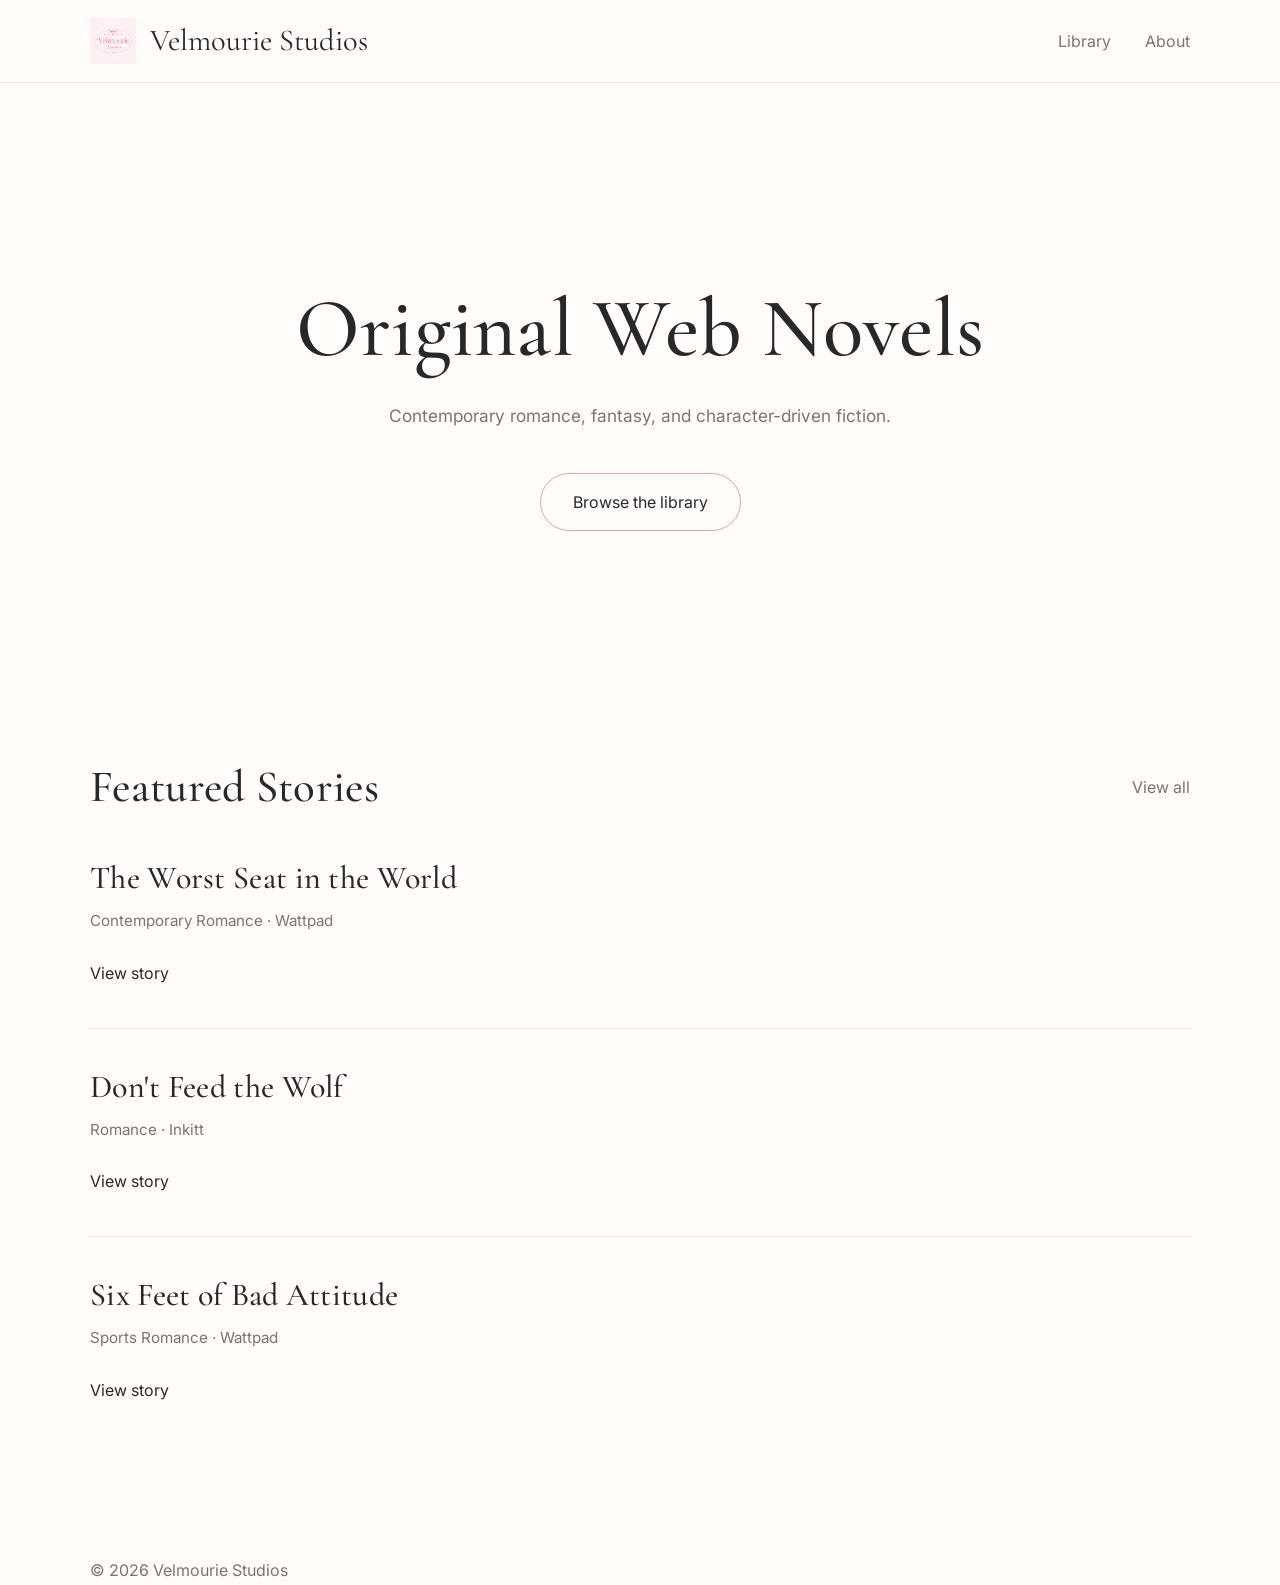
<file: index.html>
<!DOCTYPE html>
<html lang="en">

<head>

    <meta charset="UTF-8">
    <meta name="viewport" content="width=device-width, initial-scale=1.0">

    <title>Velmourie Studios | Original Web Novels</title>

    <meta name="description" content="Original web novels by Velmourie Studios.">

    <meta name="author" content="Velmourie Studios">

    <link rel="icon" href="assets/favicon.png">

    <link rel="preconnect" href="https://fonts.googleapis.com">
    <link rel="preconnect" href="https://fonts.gstatic.com" crossorigin>

    <link href="https://fonts.googleapis.com/css2?family=Cormorant+Garamond:wght@400;500;600&family=Inter:wght@300;400;500;600&display=swap" rel="stylesheet">

    <link rel="stylesheet" href="css/style.css">

</head>

<body>

<header class="header">

    <div class="container">

        <a href="index.html" class="brand">

            <img src="assets/logo.png" alt="Velmourie Studios">

            <span>Velmourie Studios</span>

        </a>

        <nav>

            <a href="library.html">Library</a>

            <a href="about.html">About</a>

        </nav>

    </div>

</header>

<main>

<section class="hero">

    <div class="hero-content">

        <h1>Original Web Novels</h1>

        <p>

            Contemporary romance, fantasy, and character-driven fiction.

        </p>

        <a href="library.html" class="button">

            Browse the library

        </a>

    </div>

</section>

<section class="home-library">

<div class="container">

<div class="section-title">

<h2>Featured Stories</h2>

<a href="library.html">View all</a>

</div>

<div class="novel-grid">

<article class="novel-card">

<h3>The Worst Seat in the World</h3>

<p class="novel-meta">

Contemporary Romance · Wattpad

</p>

<a class="read-link" href="novels/the-worst-seat-in-the-world.html">

View story

</a>

</article>

<article class="novel-card">

<h3>Don't Feed the Wolf</h3>

<p class="novel-meta">

Romance · Inkitt

</p>

<a class="read-link" href="novels/dont-feed-the-wolf.html">

View story

</a>

</article>

<article class="novel-card">

<h3>Six Feet of Bad Attitude</h3>

<p class="novel-meta">

Sports Romance · Wattpad

</p>

<a class="read-link" href="novels/six-feet-of-bad-attitude.html">

View story

</a>

</article>

</div>

</div>

</section>

</main>

<footer>

<div class="container">

<p>

© 2026 Velmourie Studios

</p>

</div>

</footer>

</body>

</html>
</file>
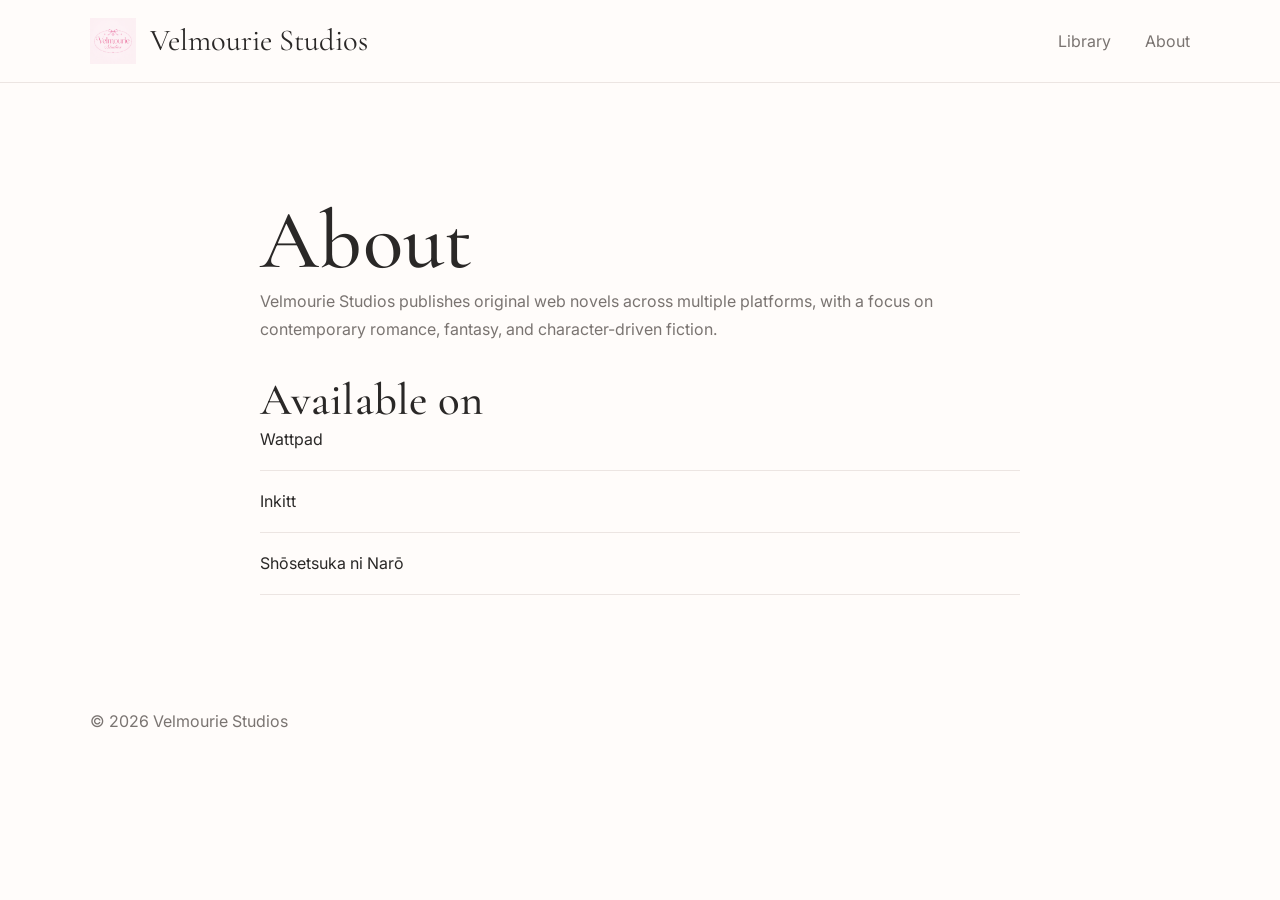
<file: about.html>
<!DOCTYPE html>
<html lang="en">

<head>

    <meta charset="UTF-8">
    <meta name="viewport" content="width=device-width, initial-scale=1.0">

    <title>About | Velmourie Studios</title>

    <meta name="description" content="About Velmourie Studios.">

    <meta name="author" content="Velmourie Studios">

    <link rel="icon" href="assets/favicon.png">

    <link rel="preconnect" href="https://fonts.googleapis.com">
    <link rel="preconnect" href="https://fonts.gstatic.com" crossorigin>

    <link href="https://fonts.googleapis.com/css2?family=Cormorant+Garamond:wght@400;500;600&family=Inter:wght@300;400;500;600&display=swap" rel="stylesheet">

    <link rel="stylesheet" href="css/style.css">

</head>

<body>

<header class="header">

<div class="container">

<a href="index.html" class="brand">

<img src="assets/logo.png" alt="Velmourie Studios">

<span>Velmourie Studios</span>

</a>

<nav>

<a href="library.html">Library</a>

<a href="about.html">About</a>

</nav>

</div>

</header>

<main>

<section class="about">

<h1>About</h1>

<p>

Velmourie Studios publishes original web novels across multiple platforms, with a focus on contemporary romance, fantasy, and character-driven fiction.

</p>

<h2>Available on</h2>

<ul class="platform-list">

<li>

<a href="https://www.wattpad.com/user/velmouriestudios" target="_blank">

Wattpad

</a>

</li>

<li>

<a href="https://www.inkitt.com/velmouriestudios" target="_blank">

Inkitt

</a>

</li>

<li>

<a href="https://mypage.syosetu.com/3067450/" target="_blank">

Shōsetsuka ni Narō

</a>

</li>

</ul>

</section>

</main>

<footer>

<div class="container">

<p>

© 2026 Velmourie Studios

</p>

</div>

</footer>

</body>

</html>
</file>
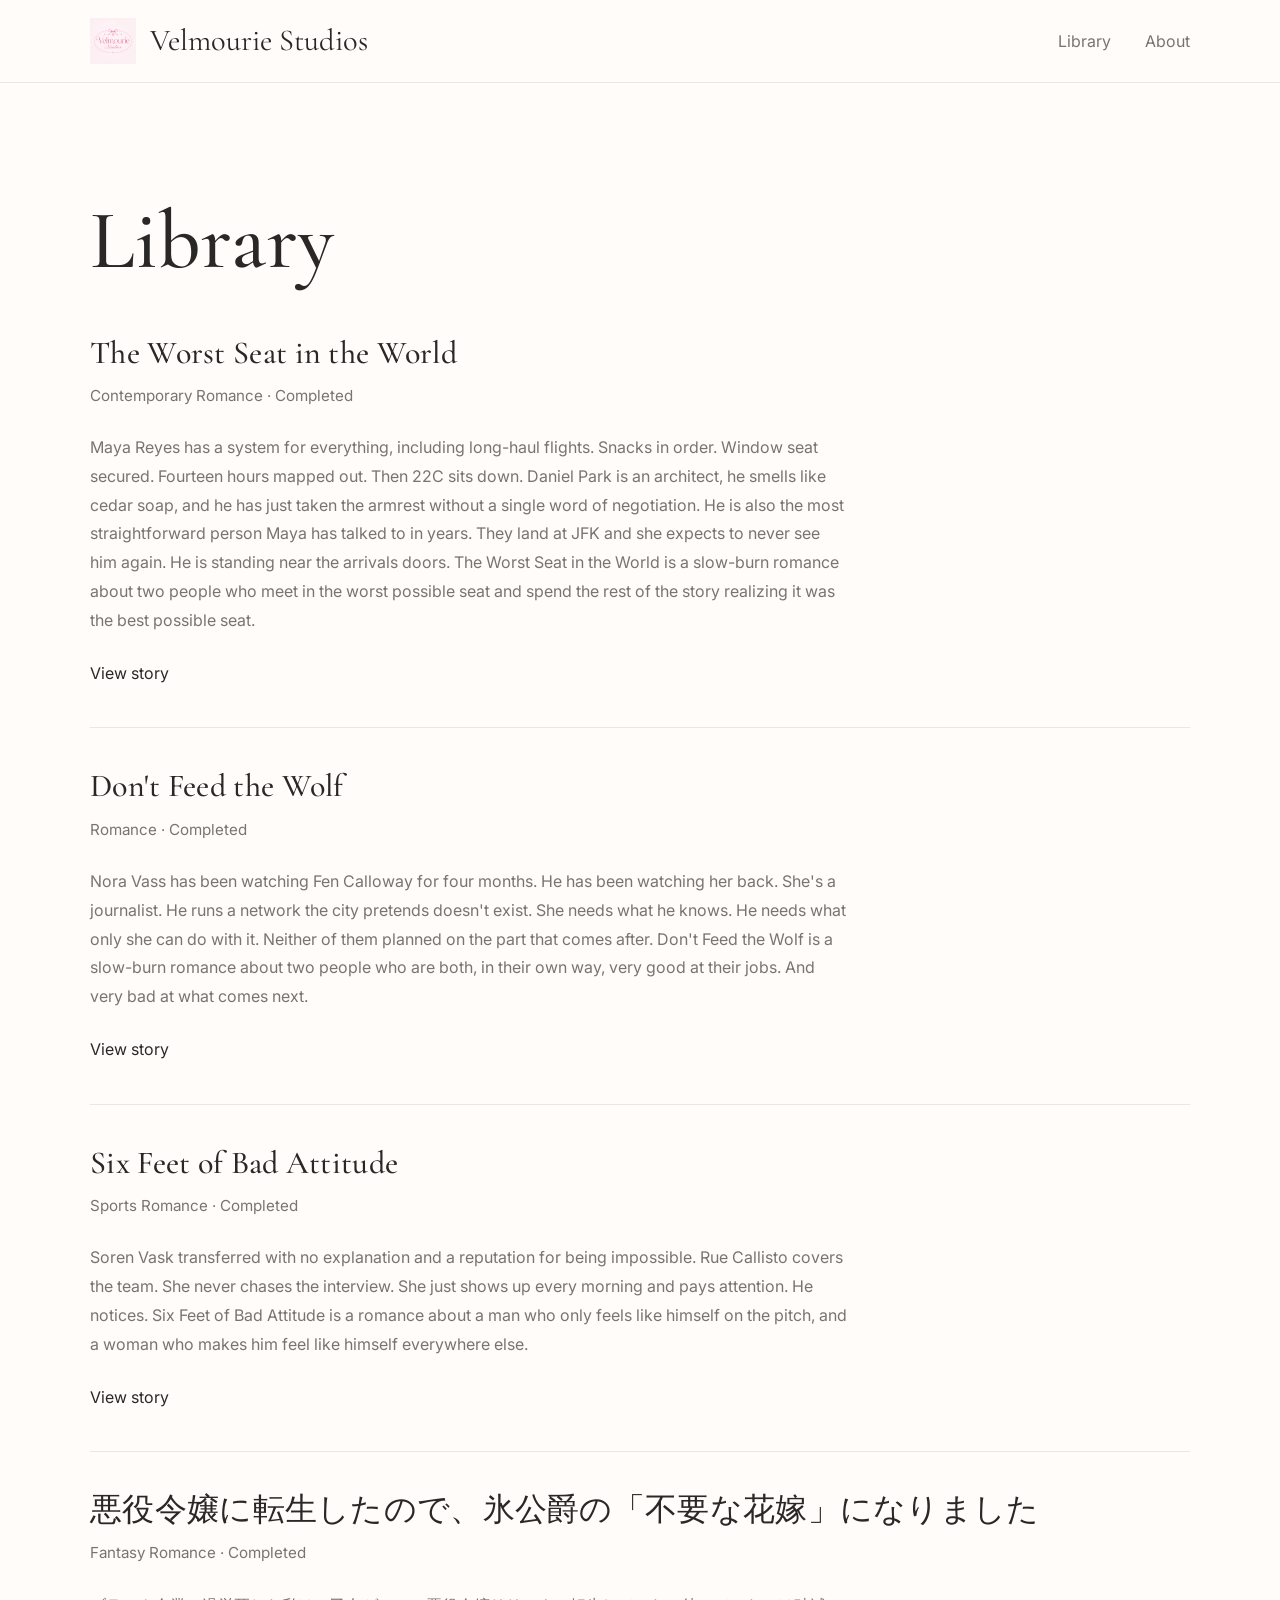
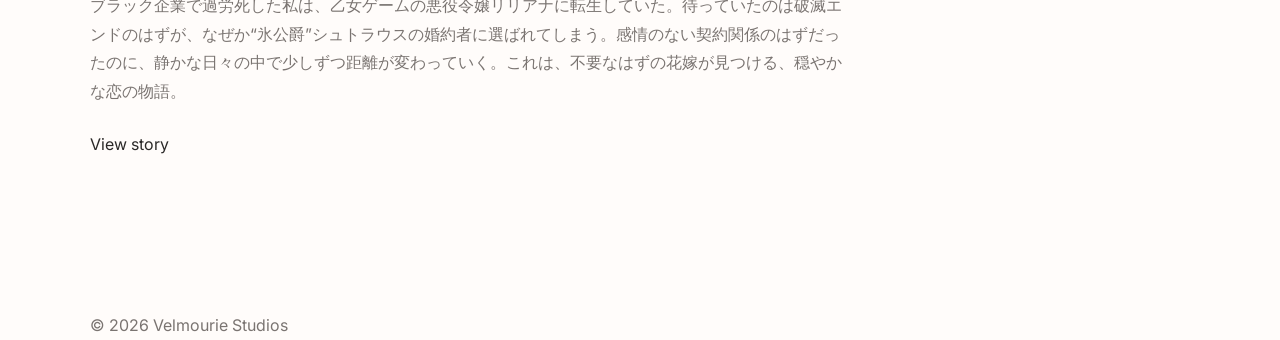
<file: library.html>
<!DOCTYPE html>
<html lang="en">

<head>

    <meta charset="UTF-8">
    <meta name="viewport" content="width=device-width, initial-scale=1.0">

    <title>Library | Velmourie Studios</title>

    <meta name="description" content="Browse every web novel published by Velmourie Studios.">

    <link rel="icon" href="assets/favicon.png">

    <link rel="preconnect" href="https://fonts.googleapis.com">
    <link rel="preconnect" href="https://fonts.gstatic.com" crossorigin>

    <link href="https://fonts.googleapis.com/css2?family=Cormorant+Garamond:wght@400;500;600&family=Inter:wght@300;400;500;600&display=swap" rel="stylesheet">

    <link rel="stylesheet" href="css/style.css">

</head>

<body>

<header class="header">

    <div class="container">

        <a href="index.html" class="brand">

            <img src="assets/logo.png" alt="Velmourie Studios logo">

            <span>Velmourie Studios</span>

        </a>

        <nav>

            <a href="library.html">Library</a>

            <a href="about.html">About</a>

        </nav>

    </div>

</header>

<main>

<section>

<div class="container">

<div class="section-title">

<h1>Library</h1>

</div>

<div class="novel-grid">

<article class="novel-card">

<h3>The Worst Seat in the World</h3>

<p class="novel-meta">

Contemporary Romance · Completed

</p>

<p class="novel-description">

Maya Reyes has a system for everything, including long-haul flights. Snacks in order. Window seat secured. Fourteen hours mapped out.

Then 22C sits down.

Daniel Park is an architect, he smells like cedar soap, and he has just taken the armrest without a single word of negotiation. He is also the most straightforward person Maya has talked to in years. They land at JFK and she expects to never see him again.

He is standing near the arrivals doors.

The Worst Seat in the World is a slow-burn romance about two people who meet in the worst possible seat and spend the rest of the story realizing it was the best possible seat.

</p>

<a class="read-link" href="novels/the-worst-seat-in-the-world.html">

View story

</a>

</article>

<article class="novel-card">

<h3>Don't Feed the Wolf</h3>

<p class="novel-meta">

Romance · Completed

</p>

<p class="novel-description">

Nora Vass has been watching Fen Calloway for four months.

He has been watching her back.

She's a journalist. He runs a network the city pretends doesn't exist. She needs what he knows. He needs what only she can do with it. Neither of them planned on the part that comes after.

Don't Feed the Wolf is a slow-burn romance about two people who are both, in their own way, very good at their jobs. And very bad at what comes next.

</p>

<a class="read-link" href="novels/dont-feed-the-wolf.html">

View story

</a>

</article>

<article class="novel-card">

<h3>Six Feet of Bad Attitude</h3>

<p class="novel-meta">

Sports Romance · Completed

</p>

<p class="novel-description">

Soren Vask transferred with no explanation and a reputation for being impossible.

Rue Callisto covers the team.

She never chases the interview. She just shows up every morning and pays attention.

He notices.

Six Feet of Bad Attitude is a romance about a man who only feels like himself on the pitch, and a woman who makes him feel like himself everywhere else.

</p>

<a class="read-link" href="novels/six-feet-of-bad-attitude.html">

View story

</a>

</article>

<article class="novel-card">

<h3>悪役令嬢に転生したので、氷公爵の「不要な花嫁」になりました</h3>

<p class="novel-meta">

Fantasy Romance · Completed

</p>

<p class="novel-description">

ブラック企業で過労死した私は、乙女ゲームの悪役令嬢リリアナに転生していた。待っていたのは破滅エンドのはずが、なぜか“氷公爵”シュトラウスの婚約者に選ばれてしまう。感情のない契約関係のはずだったのに、静かな日々の中で少しずつ距離が変わっていく。これは、不要なはずの花嫁が見つける、穏やかな恋の物語。

</p>

<a class="read-link" href="novels/akuyaku-reijou.html">

View story

</a>

</article>

</div>

</div>

</section>

</main>

<footer>

<div class="container">

<p>© 2026 Velmourie Studios</p>

</div>

</footer>

</body>

</html>
</file>
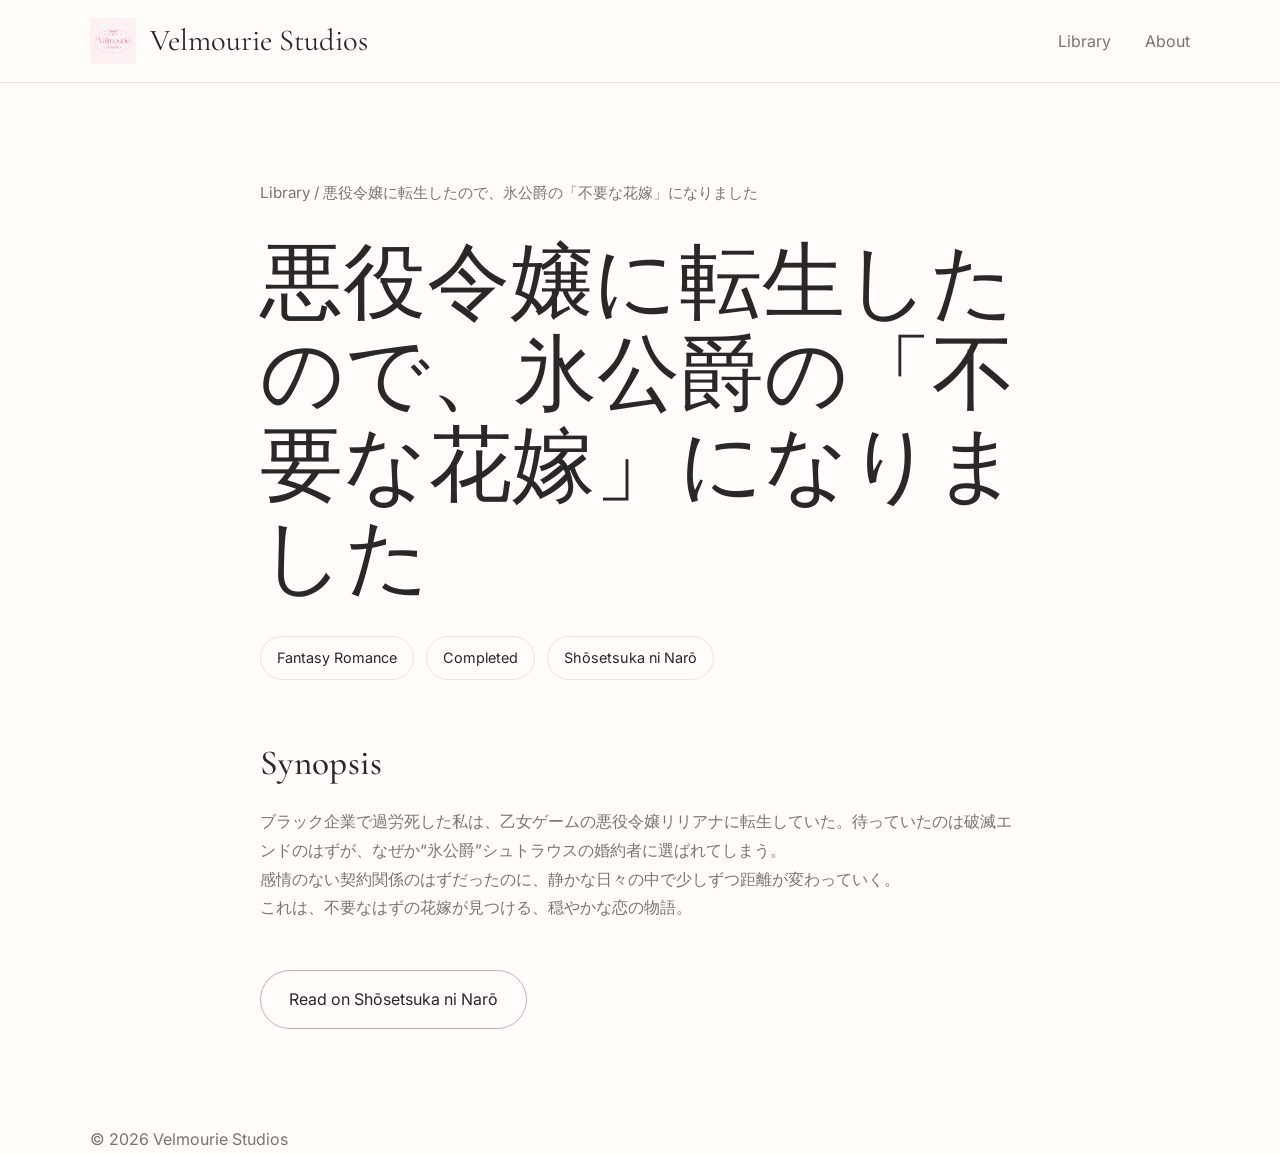
<file: novels/akuyaku-reijou.html>
<!DOCTYPE html>
<html lang="ja">

<head>

    <meta charset="UTF-8">
    <meta name="viewport" content="width=device-width, initial-scale=1.0">

    <title>悪役令嬢に転生したので、氷公爵の「不要な花嫁」になりました | Velmourie Studios</title>

    <meta name="description" content="悪役令嬢に転生したので、氷公爵の「不要な花嫁」になりました。Velmourie Studios による連載中の恋愛ファンタジー。">

    <meta name="author" content="Velmourie Studios">

    <link rel="icon" href="../assets/favicon.png">

    <link rel="preconnect" href="https://fonts.googleapis.com">
    <link rel="preconnect" href="https://fonts.gstatic.com" crossorigin>

    <link href="https://fonts.googleapis.com/css2?family=Cormorant+Garamond:wght@400;500;600&family=Inter:wght@300;400;500;600&display=swap" rel="stylesheet">

    <link rel="stylesheet" href="../css/style.css">

</head>

<body>

<header class="header">

    <div class="container">

        <a href="../index.html" class="brand">

            <img src="../assets/logo.png" alt="Velmourie Studios">

            <span>Velmourie Studios</span>

        </a>

        <nav>

            <a href="../library.html">Library</a>

            <a href="../about.html">About</a>

        </nav>

    </div>

</header>

<main>

<section class="novel-page">

<div class="breadcrumb">

<a href="../library.html">Library</a>

/

悪役令嬢に転生したので、氷公爵の「不要な花嫁」になりました

</div>

<h1>悪役令嬢に転生したので、氷公爵の「不要な花嫁」になりました</h1>

<div class="novel-info">

<span class="badge">Fantasy Romance</span>

<span class="badge">Completed</span>

<span class="badge">Shōsetsuka ni Narō</span>

</div>

<h2>Synopsis</h2>

<p>

ブラック企業で過労死した私は、乙女ゲームの悪役令嬢リリアナに転生していた。待っていたのは破滅エンドのはずが、なぜか“氷公爵”シュトラウスの婚約者に選ばれてしまう。

</p>

<p>

感情のない契約関係のはずだったのに、静かな日々の中で少しずつ距離が変わっていく。

</p>

<p>

これは、不要なはずの花嫁が見つける、穏やかな恋の物語。

</p>

<div class="platform">

<a href="https://ncode.syosetu.com/n7278md/" target="_blank">

Read on Shōsetsuka ni Narō

</a>

</div>

</section>

</main>

<footer>

<div class="container">

<p>© 2026 Velmourie Studios</p>

</div>

</footer>

</body>

</html>
</file>
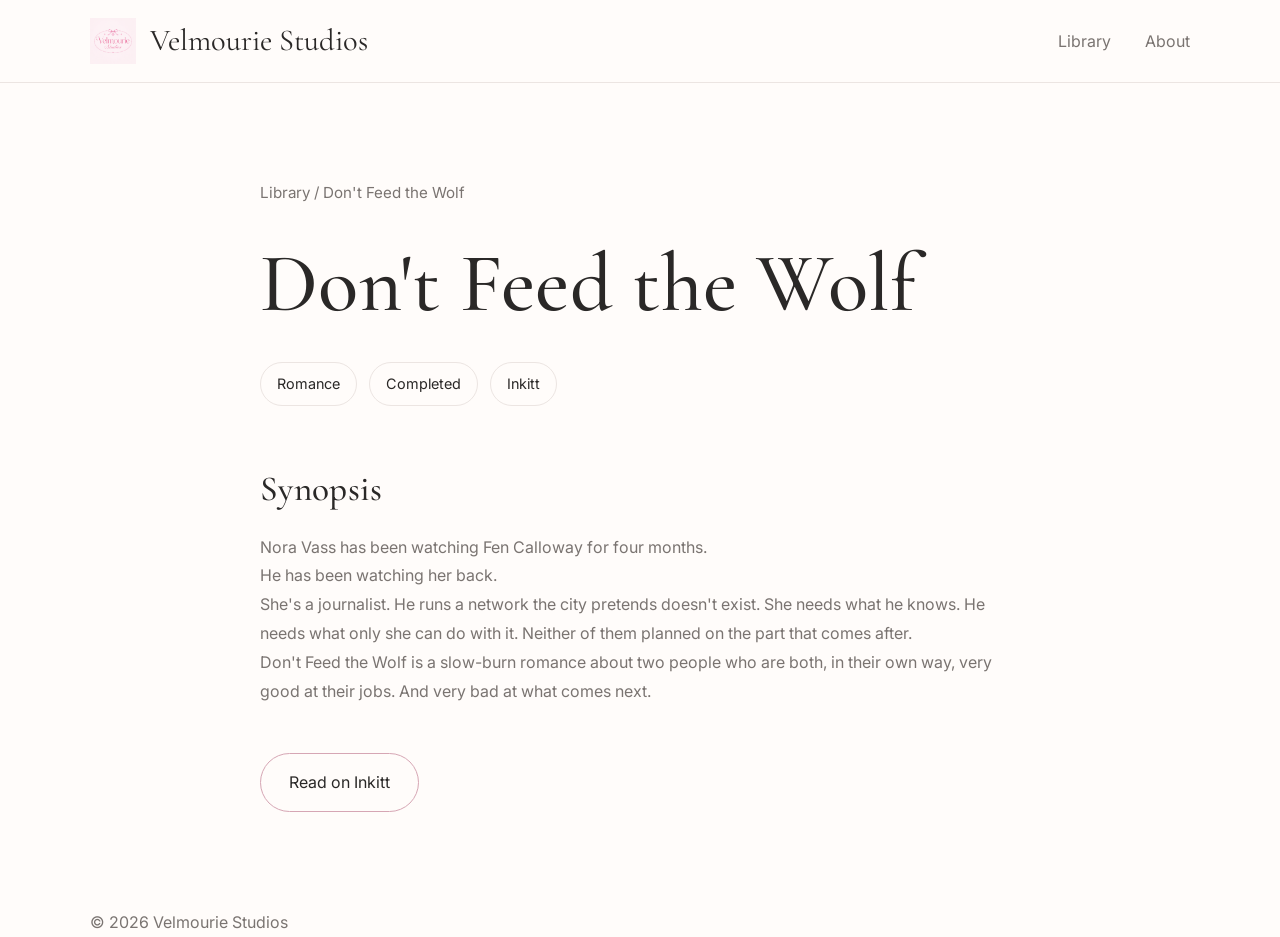
<file: novels/dont-feed-the-wolf.html>
<!DOCTYPE html>
<html lang="en">

<head>

    <meta charset="UTF-8">
    <meta name="viewport" content="width=device-width, initial-scale=1.0">

    <title>Don't Feed the Wolf | Velmourie Studios</title>

    <meta name="description" content="Don't Feed the Wolf by Velmourie Studios. An ongoing slow-burn romance.">

    <meta name="author" content="Velmourie Studios">

    <link rel="icon" href="../assets/favicon.png">

    <link rel="preconnect" href="https://fonts.googleapis.com">
    <link rel="preconnect" href="https://fonts.gstatic.com" crossorigin>

    <link href="https://fonts.googleapis.com/css2?family=Cormorant+Garamond:wght@400;500;600&family=Inter:wght@300;400;500;600&display=swap" rel="stylesheet">

    <link rel="stylesheet" href="../css/style.css">

</head>

<body>

<header class="header">

    <div class="container">

        <a href="../index.html" class="brand">

            <img src="../assets/logo.png" alt="Velmourie Studios">

            <span>Velmourie Studios</span>

        </a>

        <nav>

            <a href="../library.html">Library</a>

            <a href="../about.html">About</a>

        </nav>

    </div>

</header>

<main>

<section class="novel-page">

<div class="breadcrumb">

<a href="../library.html">Library</a>

/

Don't Feed the Wolf

</div>

<h1>Don't Feed the Wolf</h1>

<div class="novel-info">

<span class="badge">Romance</span>

<span class="badge">Completed</span>

<span class="badge">Inkitt</span>

</div>

<h2>Synopsis</h2>

<p>

Nora Vass has been watching Fen Calloway for four months.

</p>

<p>

He has been watching her back.

</p>

<p>

She's a journalist. He runs a network the city pretends doesn't exist. She needs what he knows. He needs what only she can do with it. Neither of them planned on the part that comes after.

</p>

<p>

Don't Feed the Wolf is a slow-burn romance about two people who are both, in their own way, very good at their jobs. And very bad at what comes next.

</p>

<div class="platform">

<a href="https://www.inkitt.com/stories/1709863" target="_blank">

Read on Inkitt

</a>

</div>

</section>

</main>

<footer>

<div class="container">

<p>© 2026 Velmourie Studios</p>

</div>

</footer>

</body>

</html>
</file>
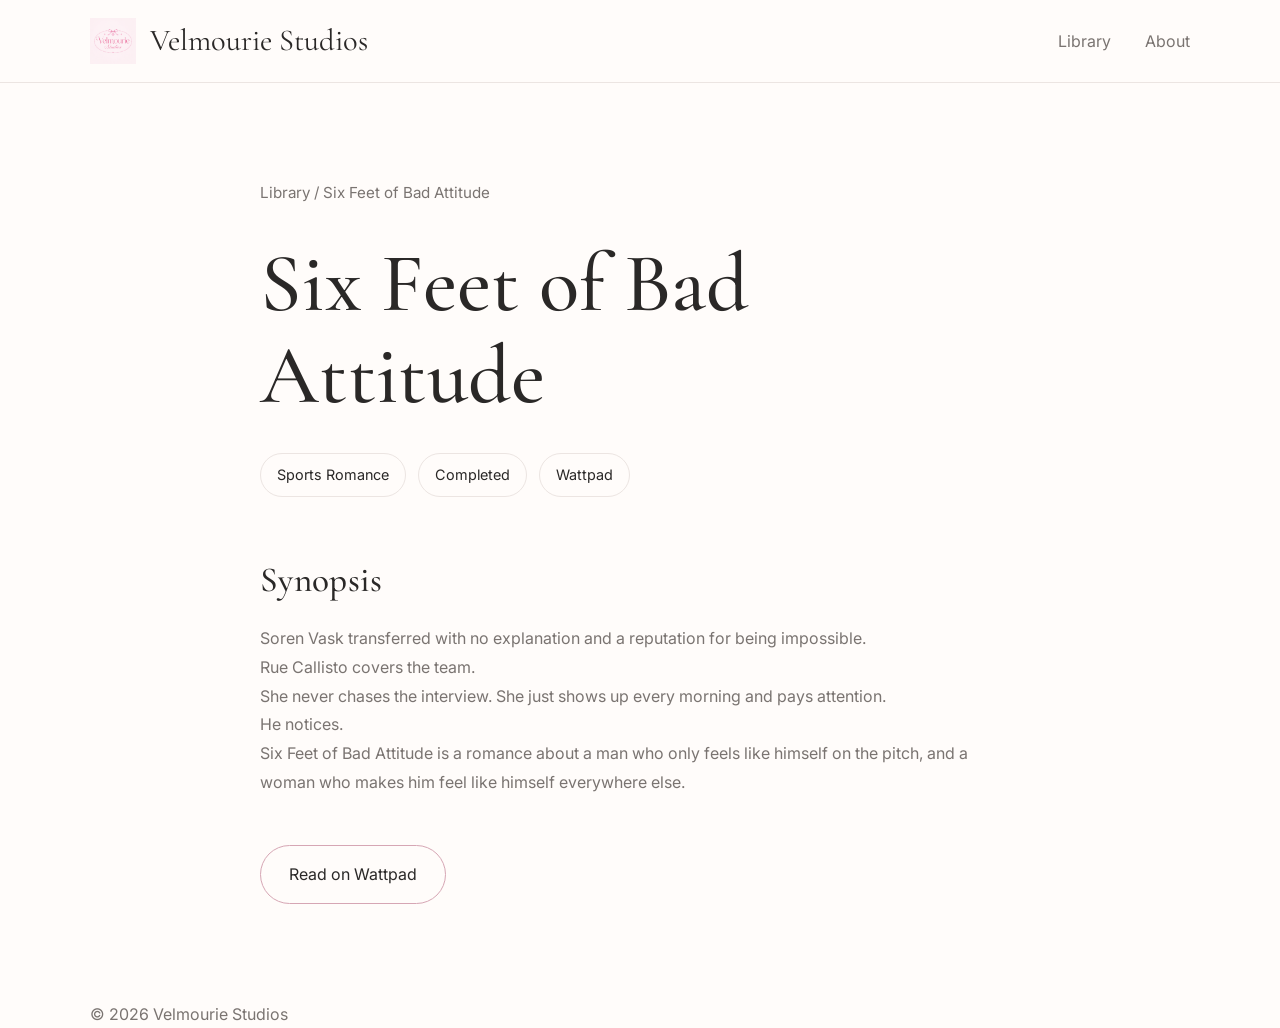
<file: novels/six-feet-of-bad-attitude.html>
<!DOCTYPE html>
<html lang="en">

<head>

    <meta charset="UTF-8">
    <meta name="viewport" content="width=device-width, initial-scale=1.0">

    <title>Six Feet of Bad Attitude | Velmourie Studios</title>

    <meta name="description" content="Six Feet of Bad Attitude by Velmourie Studios. An ongoing sports romance.">

    <meta name="author" content="Velmourie Studios">

    <link rel="icon" href="../assets/favicon.png">

    <link rel="preconnect" href="https://fonts.googleapis.com">
    <link rel="preconnect" href="https://fonts.gstatic.com" crossorigin>

    <link href="https://fonts.googleapis.com/css2?family=Cormorant+Garamond:wght@400;500;600&family=Inter:wght@300;400;500;600&display=swap" rel="stylesheet">

    <link rel="stylesheet" href="../css/style.css">

</head>

<body>

<header class="header">

    <div class="container">

        <a href="../index.html" class="brand">

            <img src="../assets/logo.png" alt="Velmourie Studios">

            <span>Velmourie Studios</span>

        </a>

        <nav>

            <a href="../library.html">Library</a>

            <a href="../about.html">About</a>

        </nav>

    </div>

</header>

<main>

<section class="novel-page">

<div class="breadcrumb">

<a href="../library.html">Library</a>

/

Six Feet of Bad Attitude

</div>

<h1>Six Feet of Bad Attitude</h1>

<div class="novel-info">

<span class="badge">Sports Romance</span>

<span class="badge">Completed</span>

<span class="badge">Wattpad</span>

</div>

<h2>Synopsis</h2>

<p>

Soren Vask transferred with no explanation and a reputation for being impossible.

</p>

<p>

Rue Callisto covers the team.

</p>

<p>

She never chases the interview. She just shows up every morning and pays attention.

</p>

<p>

He notices.

</p>

<p>

Six Feet of Bad Attitude is a romance about a man who only feels like himself on the pitch, and a woman who makes him feel like himself everywhere else.

</p>

<div class="platform">

<a href="https://www.wattpad.com/story/413534142-six-feet-of-bad-attitude" target="_blank">

Read on Wattpad

</a>

</div>

</section>

</main>

<footer>

<div class="container">

<p>© 2026 Velmourie Studios</p>

</div>

</footer>

</body>

</html>
</file>
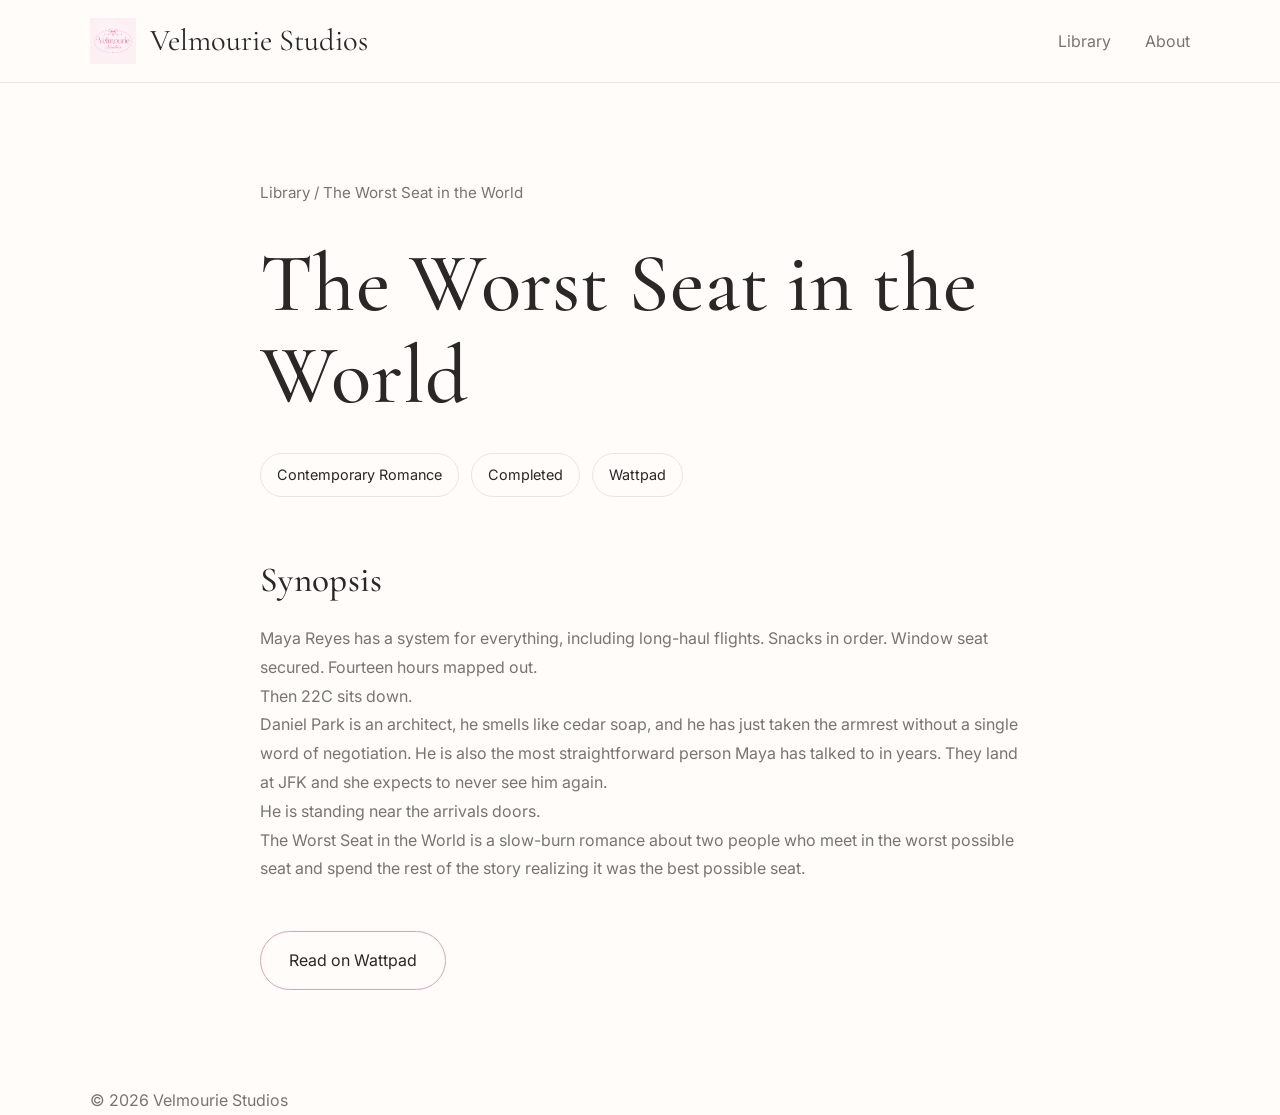
<file: novels/the-worst-seat-in-the-world.html>
<!DOCTYPE html>
<html lang="en">

<head>

    <meta charset="UTF-8">
    <meta name="viewport" content="width=device-width, initial-scale=1.0">

    <title>The Worst Seat in the World | Velmourie Studios</title>

    <meta name="description" content="The Worst Seat in the World by Velmourie Studios. A slow-burn contemporary romance.">

    <meta name="author" content="Velmourie Studios">

    <link rel="icon" href="../assets/favicon.png">

    <link rel="preconnect" href="https://fonts.googleapis.com">
    <link rel="preconnect" href="https://fonts.gstatic.com" crossorigin>

    <link href="https://fonts.googleapis.com/css2?family=Cormorant+Garamond:wght@400;500;600&family=Inter:wght@300;400;500;600&display=swap" rel="stylesheet">

    <link rel="stylesheet" href="../css/style.css">

</head>

<body>

<header class="header">

    <div class="container">

        <a href="../index.html" class="brand">

            <img src="../assets/logo.png" alt="Velmourie Studios">

            <span>Velmourie Studios</span>

        </a>

        <nav>

            <a href="../library.html">Library</a>

            <a href="../about.html">About</a>

        </nav>

    </div>

</header>

<main>

<section class="novel-page">

<div class="breadcrumb">

<a href="../library.html">Library</a>

/

The Worst Seat in the World

</div>

<h1>The Worst Seat in the World</h1>

<div class="novel-info">

<span class="badge">Contemporary Romance</span>

<span class="badge">Completed</span>

<span class="badge">Wattpad</span>

</div>

<h2>Synopsis</h2>

<p>

Maya Reyes has a system for everything, including long-haul flights. Snacks in order. Window seat secured. Fourteen hours mapped out.

</p>

<p>

Then 22C sits down.

</p>

<p>

Daniel Park is an architect, he smells like cedar soap, and he has just taken the armrest without a single word of negotiation. He is also the most straightforward person Maya has talked to in years. They land at JFK and she expects to never see him again.

</p>

<p>

He is standing near the arrivals doors.

</p>

<p>

The Worst Seat in the World is a slow-burn romance about two people who meet in the worst possible seat and spend the rest of the story realizing it was the best possible seat.

</p>

<div class="platform">

<a href="https://www.wattpad.com/story/409869215-the-worst-seat-in-the-world" target="_blank">

Read on Wattpad

</a>

</div>

</section>

</main>

<footer>

<div class="container">

<p>© 2026 Velmourie Studios</p>

</div>

</footer>

</body>

</html>
</file>
<file: css/style.css>
/* ==========================================
   Velmourie Studios
   Version 1.0
========================================== */

/* ---------- Google Fonts ---------- */

@import url('https://fonts.googleapis.com/css2?family=Cormorant+Garamond:wght@400;500;600&family=Inter:wght@300;400;500;600&display=swap');

/* ---------- Variables ---------- */

:root{

    --background:#FFFCFA;
    --surface:#FFFFFF;

    --text:#2A2827;
    --secondary:#7A7471;

    --accent:#D6A6B4;
    --accent-hover:#C98F9F;

    --border:#ECE5E2;

    --container:1100px;

    --radius:18px;

    --transition:250ms ease;

}

/* ---------- Reset ---------- */

*,
*::before,
*::after{

    margin:0;
    padding:0;
    box-sizing:border-box;

}

html{

    scroll-behavior:smooth;

}

body{

    background:var(--background);

    color:var(--text);

    font-family:"Inter",sans-serif;

    line-height:1.8;

    min-height:100vh;

    -webkit-font-smoothing:antialiased;

}

img{

    display:block;

    max-width:100%;

}

a{

    color:inherit;

    text-decoration:none;

}

button{

    font:inherit;

}

ul{

    list-style:none;

}

/* ---------- Layout ---------- */

.container{

    width:min(92%, var(--container));

    margin-inline:auto;

}

/* ---------- Typography ---------- */

h1,
h2,
h3,
h4{

    font-family:"Cormorant Garamond",serif;

    font-weight:500;

    line-height:1.1;

    letter-spacing:.3px;

}

h1{

    font-size:clamp(3rem,7vw,5.2rem);

}

h2{

    font-size:2.8rem;

}

h3{

    font-size:2rem;

}

p{

    color:var(--secondary);

}

/* ---------- Header ---------- */

.header{

    position:sticky;

    top:0;

    z-index:1000;

    background:rgba(255,252,250,.90);

    backdrop-filter:blur(12px);

    border-bottom:1px solid var(--border);

}

.header .container{

    display:flex;

    justify-content:space-between;

    align-items:center;

    min-height:82px;

}

/* ---------- Brand ---------- */

.brand{

    display:flex;

    align-items:center;

    gap:14px;

}

.brand img{

    width:46px;

    height:46px;

}

.brand span{

    font-family:"Cormorant Garamond",serif;

    font-size:1.9rem;

    color:var(--text);

}

/* ---------- Navigation ---------- */

nav{

    display:flex;

    gap:34px;

}

nav a{

    color:var(--secondary);

    transition:var(--transition);

}

nav a:hover{

    color:var(--text);

}

/* ---------- Hero ---------- */

.hero{

    display:grid;

    place-items:center;

    min-height:72vh;

    text-align:center;

}

.hero-content{

    width:min(700px,92%);

}

.hero p{

    margin-top:1.6rem;

    margin-bottom:2.6rem;

    font-size:1.08rem;

}

/* ---------- Button ---------- */

.button{

    display:inline-flex;

    align-items:center;

    justify-content:center;

    padding:14px 32px;

    border:1px solid var(--accent);

    border-radius:999px;

    transition:var(--transition);

}

.button:hover{

    background:var(--accent);

    color:white;

}

/* ---------- Sections ---------- */

section{

    padding:7rem 0;

}

.section-title{

    display:flex;

    justify-content:space-between;

    align-items:center;

    margin-bottom:3rem;

}

.section-title a{

    color:var(--secondary);

    transition:var(--transition);

}

.section-title a:hover{

    color:var(--text);

}
/* ==========================================
   HOME LIBRARY
========================================== */

.home-library{

    padding-top:2rem;

}

.novel-grid{

    display:grid;

    gap:2.5rem;

}

.novel-card{

    padding-bottom:2.5rem;

    border-bottom:1px solid var(--border);

    transition:var(--transition);

}

.novel-card:last-child{

    border-bottom:none;

}

.novel-card:hover{

    transform:translateY(-2px);

}

.novel-card h3{

    margin-bottom:.75rem;

}

.novel-meta{

    color:var(--secondary);

    font-size:.95rem;

    margin-bottom:1.5rem;

}

.novel-description{

    max-width:760px;

    margin-bottom:1.5rem;

}

.read-link{

    display:inline-block;

    color:var(--text);

    transition:var(--transition);

    position:relative;

}

.read-link::after{

    content:"";

    position:absolute;

    left:0;

    bottom:-4px;

    width:0;

    height:1px;

    background:var(--accent);

    transition:var(--transition);

}

.read-link:hover{

    color:var(--accent-hover);

}

.read-link:hover::after{

    width:100%;

}

/* ==========================================
   LIBRARY PAGE
========================================== */

.library-header{

    margin-bottom:4rem;

}

.search-box{

    width:100%;

    max-width:420px;

    margin-top:2rem;

}

.search-box input{

    width:100%;

    padding:14px 18px;

    border:1px solid var(--border);

    background:white;

    border-radius:999px;

    outline:none;

    font-size:1rem;

    transition:var(--transition);

}

.search-box input:focus{

    border-color:var(--accent);

}

.filters{

    display:flex;

    gap:12px;

    flex-wrap:wrap;

    margin-top:2rem;

}

.filter-button{

    border:1px solid var(--border);

    background:white;

    padding:10px 18px;

    border-radius:999px;

    cursor:pointer;

    transition:var(--transition);

}

.filter-button:hover{

    border-color:var(--accent);

}

.filter-button.active{

    background:var(--accent);

    border-color:var(--accent);

    color:white;

}

/* ==========================================
   NOVEL PAGE
========================================== */

.novel-page{

    max-width:760px;

    margin:auto;

    padding:6rem 0;

}

.breadcrumb{

    margin-bottom:2rem;

    color:var(--secondary);

    font-size:.95rem;

}

.novel-page h1{

    margin-bottom:1rem;

}

.novel-info{

    display:flex;

    flex-wrap:wrap;

    gap:12px;

    margin:2rem 0;

}

.badge{

    border:1px solid var(--border);

    border-radius:999px;

    padding:8px 16px;

    font-size:.9rem;

}

.novel-page h2{

    margin-top:4rem;

    margin-bottom:1.5rem;

    font-size:2.2rem;

}

.platform{

    margin-top:3rem;

}

.platform a{

    display:inline-flex;

    padding:14px 28px;

    border:1px solid var(--accent);

    border-radius:999px;

    transition:var(--transition);

}

.platform a:hover{

    background:var(--accent);

    color:white;

}

/* ==========================================
   ABOUT
========================================== */

.about{

    max-width:760px;

    margin:auto;

}

.about p{

    margin-bottom:2rem;

}

.platform-list{

    display:grid;

    gap:1rem;

}

.platform-list li{

    padding-bottom:1rem;

    border-bottom:1px solid var(--border);

}
</file>
